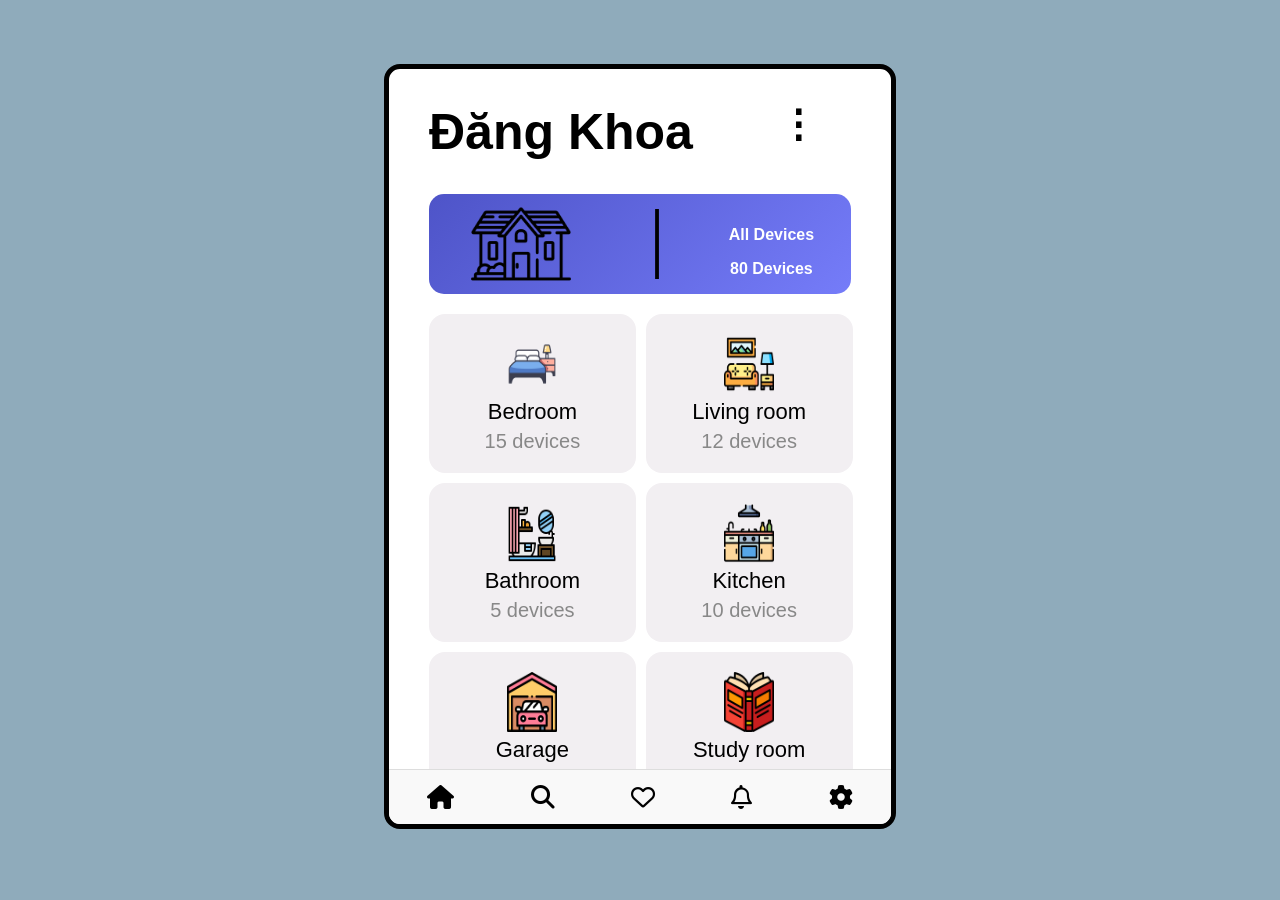
<file: index.html>
<!DOCTYPE html>
<html lang="en">
<head>
  <meta charset="UTF-8">
  <title>GIAO DIỆN</title>
  <link rel="stylesheet" href="./style.css">
  <link rel="stylesheet" href="https://cdnjs.cloudflare.com/ajax/libs/font-awesome/6.7.2/css/all.min.css" 
        integrity="sha512-Evv84Mr4kqVGRNSgIGL/F/aIDqQb7xQ2vcrdIwxfjThSH8CSR7PBEakCr51Ck+w+/U6swU2Im1vVX0SVk9ABhg==" 
        crossorigin="anonymous" referrerpolicy="no-referrer" />
</head>
<body>
  <div class="app">
    <div class="scroll">
      <div class="header">
        <h1>Đăng Khoa</h1>
        <a href="bai4,2.html" class="dots">
          <h2>⋮</h2>
        </a>
      </div>
      <div class="banner">
        <img src="./house.png" alt="house" style="height: 100px; padding-left: 10%;">
        <img src="./line .png" alt="line" style="height: 70px; padding-left: 12%;">
        <div class="banner-text">
          <p>All Devices</p>
          <span>80 Devices</span>
        </div>
      </div>
      <div class="grid-apps">
          <a href="bai4,2.html" class="card">
          <img src="./bedroom.png" alt="bed">
          <div>
            <p>Bedroom</p>
            <span>15 devices</span>
          </div>
        </a>
        <a href="bai4,2.html" class="card">
          <img src="./living-room.png" alt="living">
          <div>
            <p>Living room</p>
            <span>12 devices</span>
          </div>
        </a>
        <a href="bai4,2.html" class="card">
          <img src="./bathroom.png" alt="bathroom">
          <div>
            <p>Bathroom</p>
            <span>5 devices</span>
          </div>
        </a>
        <a href="bai4,2.html" class="card">
          <img src="./kitchen.png" alt="kitchen">
          <div>
            <p>Kitchen</p>
            <span>10 devices</span>
          </div>
        </a>
        <a href="bai4,2.html" class="card">
          <img src="./garage.png" alt="garage">
          <div>
            <p>Garage</p>
            <span>10 devices</span>
          </div>
        </a>
        <a href="bai4,2.html" class="card">
          <img src="./book.png" alt="book">
          <div>
            <p>Study room</p>
            <span>10 devices</span>
          </div>
        </a>
        <a href="bai4,2.html" class="card">
          <img src="./console.png" alt="console">
          <div>
            <p>Gaming Room</p>
            <span>10 devices</span>
          </div>
        </a>
        <a href="bai4,2.html" class="card">
          <img src="./laundry-machine.png" alt="machine">
          <div>
            <p>Laundry Room</p>
            <span>8 devices</span>
          </div>
        </a>
      </div>
    </div>

    <div class="bottom-nav">
      <i class="fas fa-home"></i>
      <i class="fas fa-search"></i>
      <i class="far fa-heart"></i>
      <i class="far fa-bell"></i>
      <i class="fas fa-cog"></i>
    </div>
  </div>
</body>
</html>
</file>
<file: style.css>
body {
  margin: 5% 30%;
  font-family: Arial;
  background: #8fabbb;
}
.app {
  border: solid 5px black;
  background: white;
  border-radius: 16px;
  overflow: hidden;
}
.header {
  padding: 0px 40px;
  font-size: 25px;
  font-weight: bold;
  display: flex;
  justify-content: space-between;
}
.header h2 {
  margin: 0;
}
.banner {
  background: linear-gradient(135deg, #4e54c8, #757cf9);
  color: white;
  font-weight: bold;
  border-radius: 15px;
  margin: 0 40px 20px;
  display: flex;
  align-items: center;
  justify-content: center;
}
.banner-text {
  flex: 1;
  text-align: center;
}
.grid-apps {
  display: grid;
  grid-template-columns: repeat(2, 49%);
  gap: 10px;
  padding: 0 40px 20px;
}
.card {
  text-decoration: none; /* bỏ gạch dưới */
  color: inherit;     /* giữ màu chữ */
  border-radius: 16px;
  background: #f2eff2;
  padding: 20px;
  display: flex;
  flex-direction: column;
  align-items: center;
  transition: transform 0.1s ease;
}
.card:hover {
  cursor: pointer;
  transform: scale(1.05);
  
}
.card img {
  width: 50px;
  height: 60px;
}
.card p {
  margin: 5px 0;
  text-align: center;
  font-size: 22px;         
}
.card span {
  margin: 0;
  color: #888;
  text-align: center;
  font-size:  20px;          
  display: flex;
  justify-content: center;
}
.bottom-nav {
  display: flex;
  justify-content: space-around;
  padding: 15px 0;
  border-top: 1px solid #ddd;
  background: #f9f9f9;
  font-size: 24px;
}
.bottom-nav :hover {
  cursor: pointer;
  transform: scale(1.2);
  color: #6a11cb;
  transition: transform 0.2s ease;
}
.dots {
  text-decoration: none;
  color: inherit;
  margin: 8%;
}
.dots:hover {
  cursor: pointer;
  transform: scale(1.2);
  transition: transform 0.2s ease;
}
.scroll {
  overflow-y: auto;
  scrollbar-width: none;
  max-height: 700px;
}
</file>
